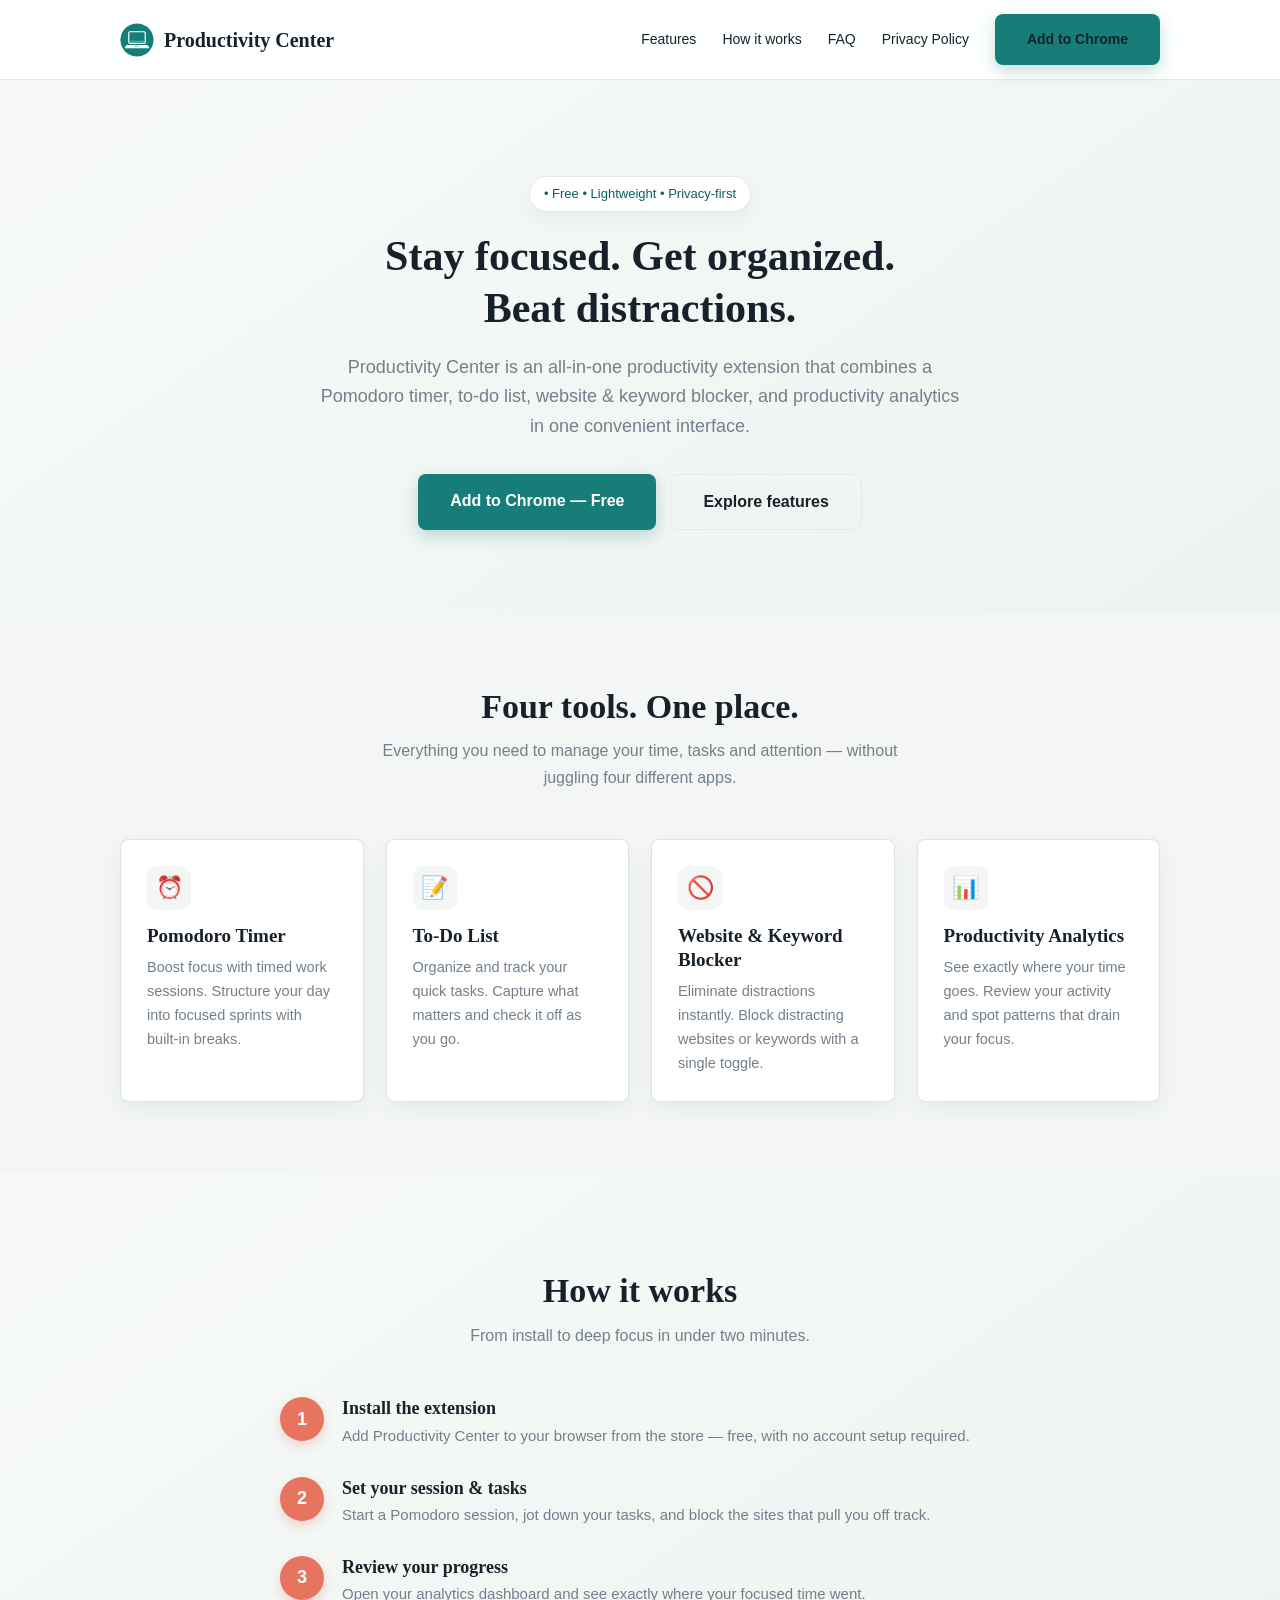
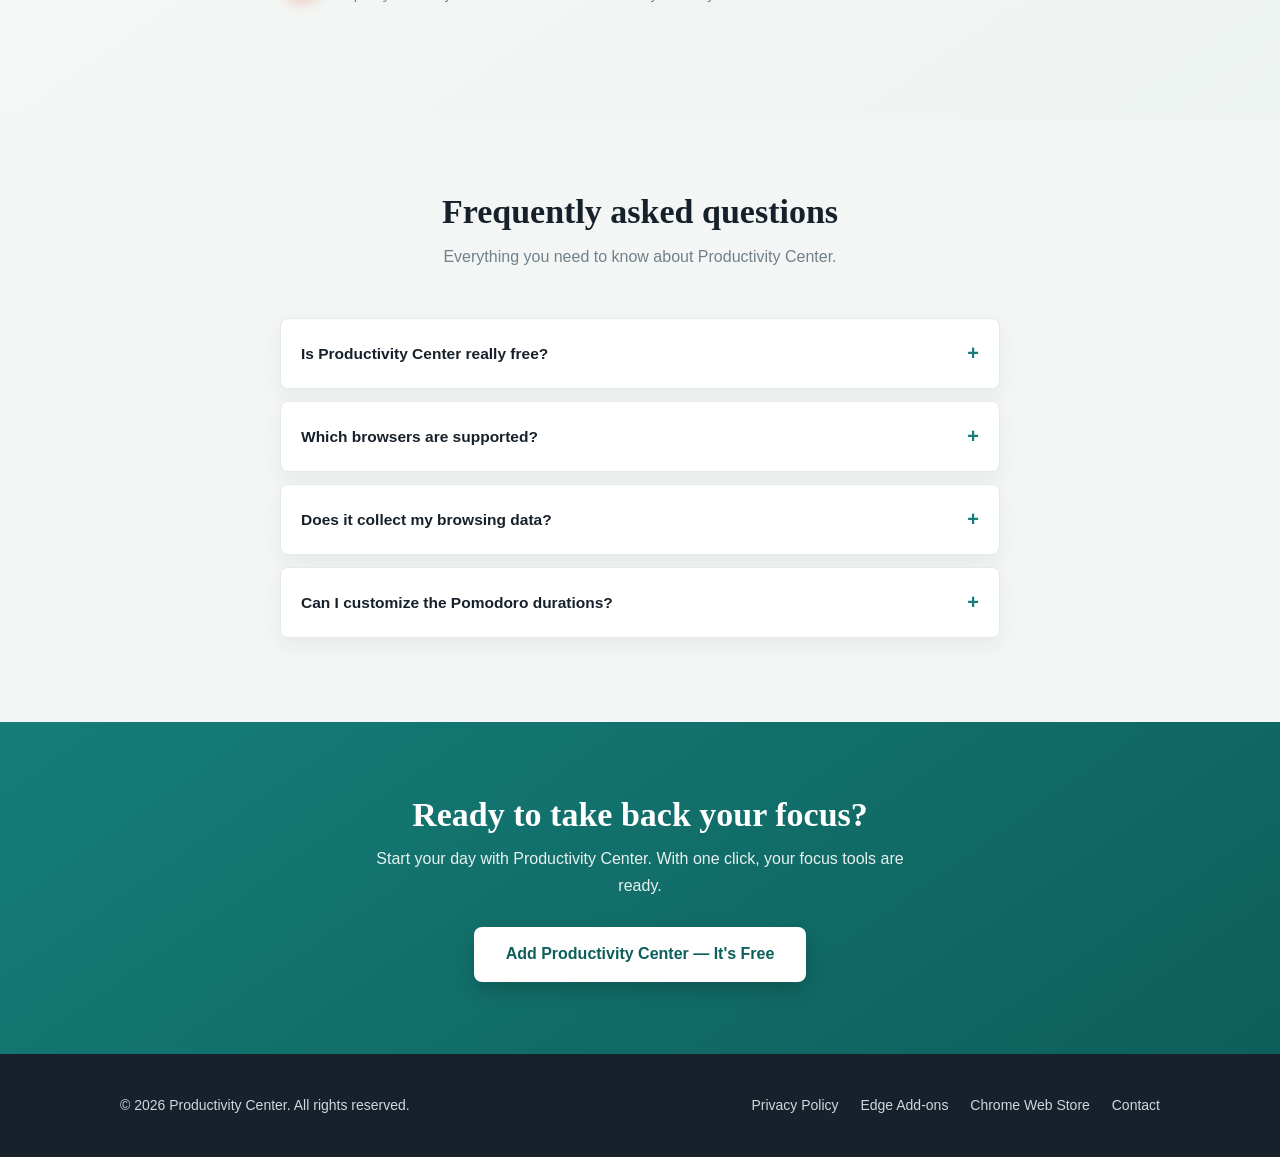
<file: index.html>
<!DOCTYPE html>
<html lang="en">

<head>
  <meta charset="UTF-8" />
  <meta name="viewport" content="width=device-width, initial-scale=1.0" />

  <!-- ===== SEO Core ===== -->
  <title>Productivity Center — Pomodoro Timer, Website and Keyword Blocker, To-Do List &amp; Time Tracker Extension</title>
  <meta name="description"
    content="All-in-one productivity extension: Pomodoro timer, to-do list, website &amp; keyword blocker and productivity analytics — stay focused in one convenient interface." />
  <meta name="robots" content="index, follow, max-image-preview:large" />
  <meta name="theme-color" content="#167d78" />
  <link rel="canonical" href="https://laisur-rahman.github.io/productivity-center/" />

  <!-- ===== Open Graph ===== -->
  <meta property="og:type" content="website" />
  <meta property="og:site_name" content="Productivity Center" />
  <meta property="og:title" content="Productivity Center — All-in-One Productivity Extension" />
  <meta property="og:description"
    content="Pomodoro timer, to-do list, website &amp; keyword blocker and analytics — in one clean, simple interface." />
  <meta property="og:url" content="https://laisur-rahman.github.io/productivity-center/" />
  <meta property="og:image" content="https://laisur-rahman.github.io/productivity-center/images/ProductivityCenter.png" />
  <meta property="og:image:width" content="1200" />
  <meta property="og:image:height" content="630" />
  <meta property="og:image:alt" content="Productivity Center — focus timer, site blocker and analytics" />

  <!-- ===== Twitter Card ===== -->
  <meta name="twitter:card" content="summary_large_image" />
  <meta name="twitter:title" content="Productivity Center — All-in-One Productivity Extension" />
  <meta name="twitter:description"
    content="Stay focused with a Pomodoro timer, to-do list, distraction blocker and analytics — all in one extension." />
  <meta name="twitter:image" content="https://laisur-rahman.github.io/productivity-center/images/ProductivityCenter.png" />

  <!-- ===== Structured Data ===== -->
  <script type="application/ld+json">
  {
    "@context": "https://schema.org",
    "@type": "SoftwareApplication",
    "name": "Productivity Center",
    "applicationCategory": "BrowserApplication",
    "operatingSystem": "Chrome, Edge",
    "softwareVersion": "2.3.7",
    "dateModified": "2026-11-20",
    "description": "All-in-one productivity extension combining a Pomodoro timer, to-do list, website & keyword blocker, and productivity analytics.",
    "offers": { "@type": "Offer", "price": "0", "priceCurrency": "USD" }
  }
  </script>

  <!-- ===== Favicon ===== -->
  <link rel="icon" href="images/logo.png" type="image/png" />
  <link rel="apple-touch-icon" href="images/logo.png" />

  <!-- ===== Stylesheet ===== -->
  <link rel="stylesheet" href="styles.css" />
</head>

<body>
  <a class="skip-link" href="#main">Skip to content</a>

  <!-- ================= HEADER ================= -->
  <header class="site-header">
    <div class="wrap nav">
      <a class="brand" href="index.html" aria-label="Productivity Center home">
        <img src="images/logo.svg" alt="" width="34" height="34" class="brand-mark-img" />
        <h1>Productivity Center</h1>
      </a>
      <nav aria-label="Main navigation">
        <ul class="nav-links">
          <li class="nav-hide-mobile"><a href="#features">Features</a></li>
          <li class="nav-hide-mobile"><a href="#how-it-works">How it works</a></li>
          <li class="nav-hide-mobile"><a href="#faq">FAQ</a></li>
          <li><a href="PrivacyPolicy.html">Privacy Policy</a></li>
          <li><a href="#download" class="btn btn-primary nav-cta">Add to Chrome</a></li>
        </ul>
      </nav>
    </div>
  </header>

  <main id="main">
    <!-- ================= HERO ================= -->
    <section class="hero">
      <div class="wrap">
        <span class="badge">• Free • Lightweight • Privacy-first</span>
        <h2 style="font-size:42px;margin-top:18px">Stay focused. Get organized.<br />Beat distractions.</h2>
        <p class="lead">
          Productivity Center is an all-in-one productivity extension that combines a
          Pomodoro timer, to-do list, website &amp; keyword blocker, and productivity
          analytics in one convenient interface.
        </p>
        <div class="actions">
          <a href="#download" class="btn btn-primary">Add to Chrome — Free</a>
          <a href="#features" class="btn btn-ghost">Explore features</a>
        </div>
      </div>
    </section>

    <!-- ================= FEATURES ================= -->
    <section id="features" aria-labelledby="features-heading">
      <div class="wrap">
        <h2 id="features-heading" class="section-title">Four tools. One place.</h2>
        <p class="section-sub">Everything you need to manage your time, tasks and attention — without juggling four different apps.</p>
        <div class="grid">
          <article class="card reveal">
            <div class="icon" aria-hidden="true">⏰</div>
            <h3>Pomodoro Timer</h3>
            <p>Boost focus with timed work sessions. Structure your day into focused sprints with built-in breaks.</p>
          </article>
          <article class="card reveal">
            <div class="icon" aria-hidden="true">📝</div>
            <h3>To-Do List</h3>
            <p>Organize and track your quick tasks. Capture what matters and check it off as you go.</p>
          </article>
          <article class="card reveal">
            <div class="icon" aria-hidden="true">🚫</div>
            <h3>Website &amp; Keyword Blocker</h3>
            <p>Eliminate distractions instantly. Block distracting websites or keywords with a single toggle.</p>
          </article>
          <article class="card reveal">
            <div class="icon" aria-hidden="true">📊</div>
            <h3>Productivity Analytics</h3>
            <p>See exactly where your time goes. Review your activity and spot patterns that drain your focus.</p>
          </article>
        </div>
      </div>
    </section>

    <!-- ================= HOW IT WORKS ================= -->
    <section id="how-it-works" class="hero" aria-labelledby="hiw-heading">
      <div class="wrap">
        <h2 id="hiw-heading" class="section-title">How it works</h2>
        <p class="section-sub">From install to deep focus in under two minutes.</p>
        <div class="steps">
          <div class="step reveal">
            <div class="num" aria-hidden="true">1</div>
            <div>
              <h3>Install the extension</h3>
              <p>Add Productivity Center to your browser from the store — free, with no account setup required.</p>
            </div>
          </div>
          <div class="step reveal">
            <div class="num" aria-hidden="true">2</div>
            <div>
              <h3>Set your session &amp; tasks</h3>
              <p>Start a Pomodoro session, jot down your tasks, and block the sites that pull you off track.</p>
            </div>
          </div>
          <div class="step reveal">
            <div class="num" aria-hidden="true">3</div>
            <div>
              <h3>Review your progress</h3>
              <p>Open your analytics dashboard and see exactly where your focused time went.</p>
            </div>
          </div>
        </div>
      </div>
    </section>

    <!-- ================= FAQ ================= -->
    <section id="faq" aria-labelledby="faq-heading">
      <div class="wrap">
        <h2 id="faq-heading" class="section-title">Frequently asked questions</h2>
        <p class="section-sub">Everything you need to know about Productivity Center.</p>
        <div class="faq reveal">
          <details>
            <summary>Is Productivity Center really free?</summary>
            <div>Yes. Productivity Center includes all core tools, such as a Pomodoro timer, a to-do list, a blocker, and analytics, completely free.</div>
          </details>
          <details>
            <summary>Which browsers are supported?</summary>
            <div>Productivity Center works with Chromium-based browsers such as Chrome and Edge. Check the download links below for current availability.</div>
          </details>
          <details>
            <summary>Does it collect my browsing data?</summary>
            <div>No. Blocking rules and your analytics run locally in your browser. No data is sent to any server, sold, or shared with third parties.</div>
          </details>
          <details>
            <summary>Can I customize the Pomodoro durations?</summary>
            <div>Yes, work and break lengths are adjustable, so you can adapt sessions to your own rhythm.</div>
          </details>
        </div>
      </div>
    </section>

    <!-- ================= DOWNLOAD CTA ================= -->
    <section id="download" class="cta-band" aria-labelledby="dl-heading">
      <div class="wrap">
        <h2 id="dl-heading" class="section-title">Ready to take back your focus?</h2>
        <p>Start your day with Productivity Center. With one click, your focus tools are ready.</p>
        <a class="btn" href="https://chromewebstore.google.com/detail/pnpfoeodcafmongmmaphepmmbnjlbkfl" rel="noopener"
          target="_blank">Add Productivity Center — It's Free</a>
      </div>
    </section>
  </main>

  <!-- ================= FOOTER ================= -->
  <footer class="site-footer">
    <div class="wrap footer-inner">
      <p>© <span id="year">2026</span> Productivity Center. All rights reserved.</p>
      <nav aria-label="Footer">
        <a href="PrivacyPolicy.html">Privacy Policy</a>
        <a href="https://microsoftedge.microsoft.com/addons/detail/productivity-center/cjjpeiifnaimdphhkklijcakngbgcnpa" target="_blank" rel="noopener">Edge Add-ons</a>
        <a href="https://chromewebstore.google.com/detail/pnpfoeodcafmongmmaphepmmbnjlbkfl" target="_blank" rel="noopener">Chrome Web Store</a>
        <!-- TODO: replace mailto with your real contact email -->
        <a href="mailto:LaisurRahman@proton.me">Contact</a>
      </nav>
    </div>
  </footer>

  <script>
    (function () {
      "use strict";
      var y = document.getElementById("year");
      if (y) { y.textContent = String(new Date().getFullYear()); }

      if (!("IntersectionObserver" in window) ||
        window.matchMedia("(prefers-reduced-motion: reduce)").matches) {
        document.querySelectorAll(".reveal").forEach(function (el) {
          el.classList.add("visible");
        });
        return;
      }
      var io = new IntersectionObserver(function (entries) {
        entries.forEach(function (entry) {
          if (entry.isIntersecting) {
            entry.target.classList.add("visible");
            io.unobserve(entry.target);
          }
        });
      }, { threshold: 0.15 });
      document.querySelectorAll(".reveal").forEach(function (el) { io.observe(el); });
    })();
  </script>
</body>

</html>
</file>
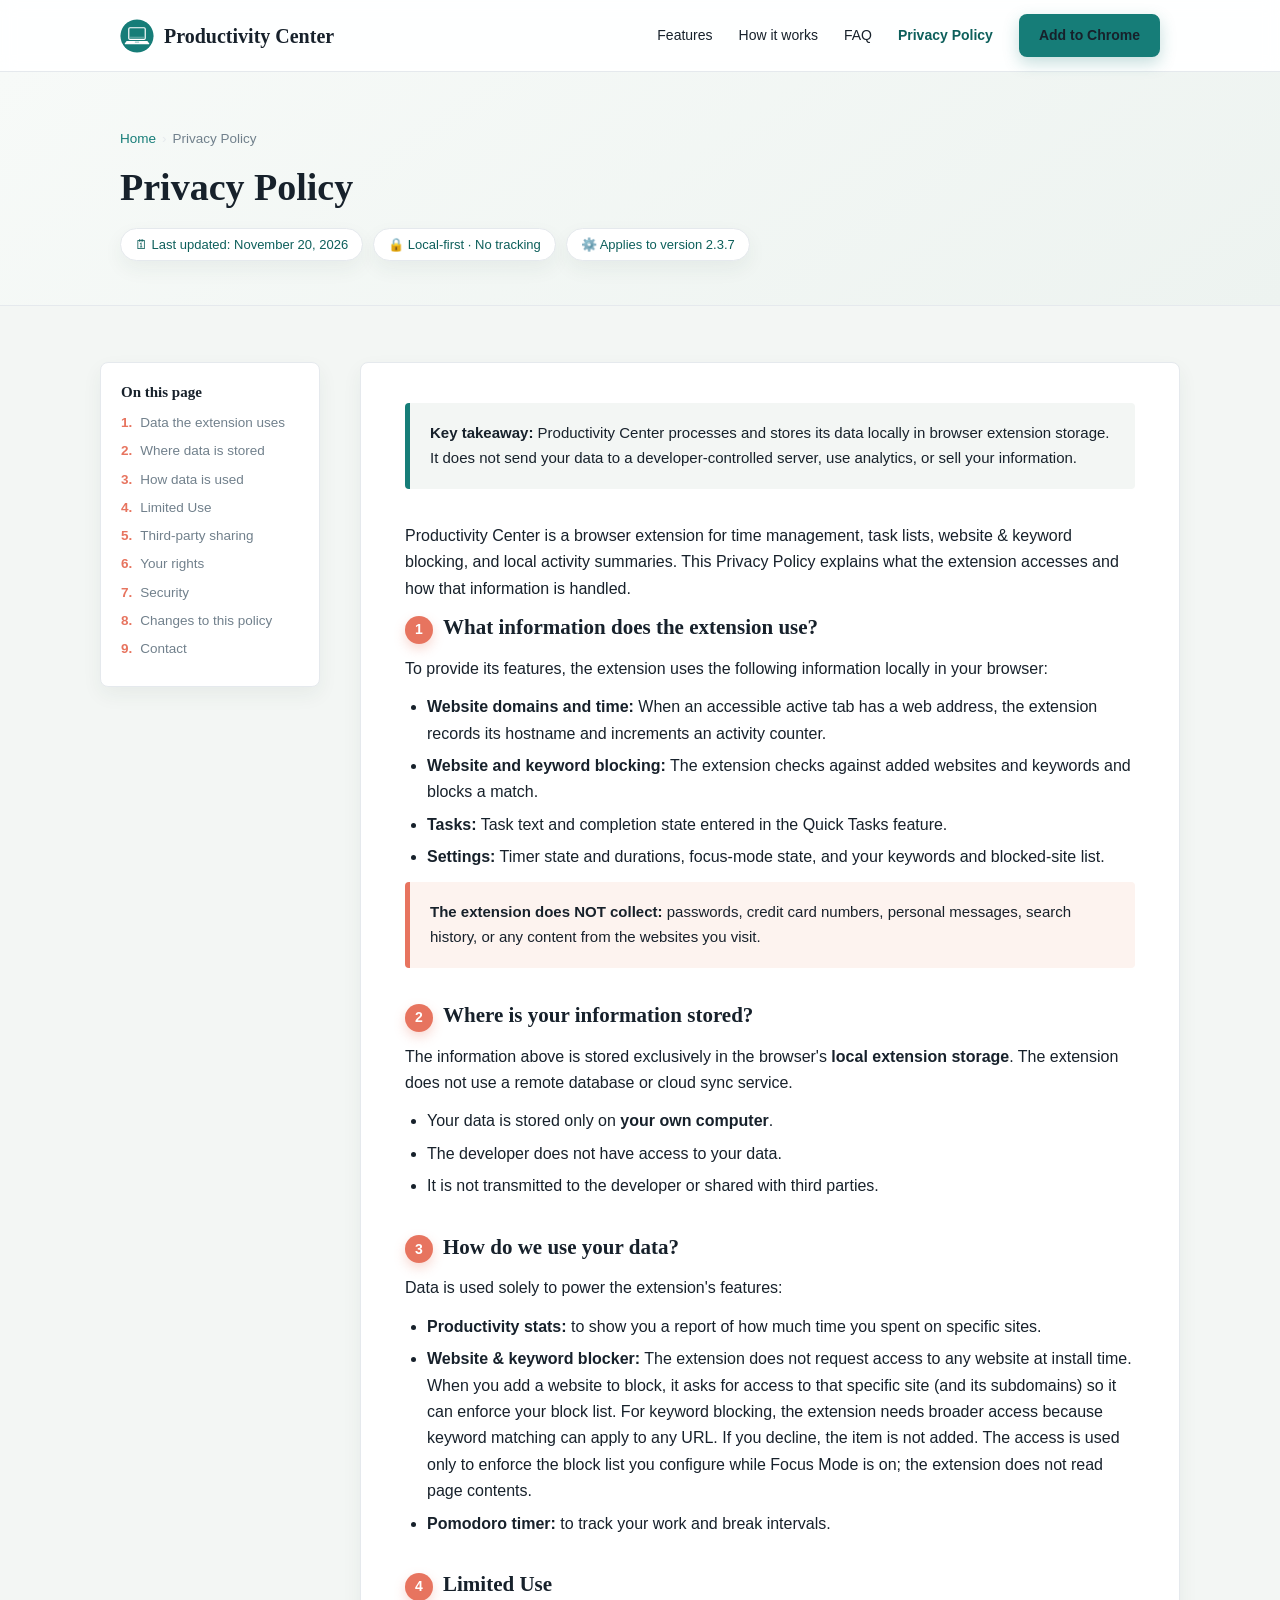
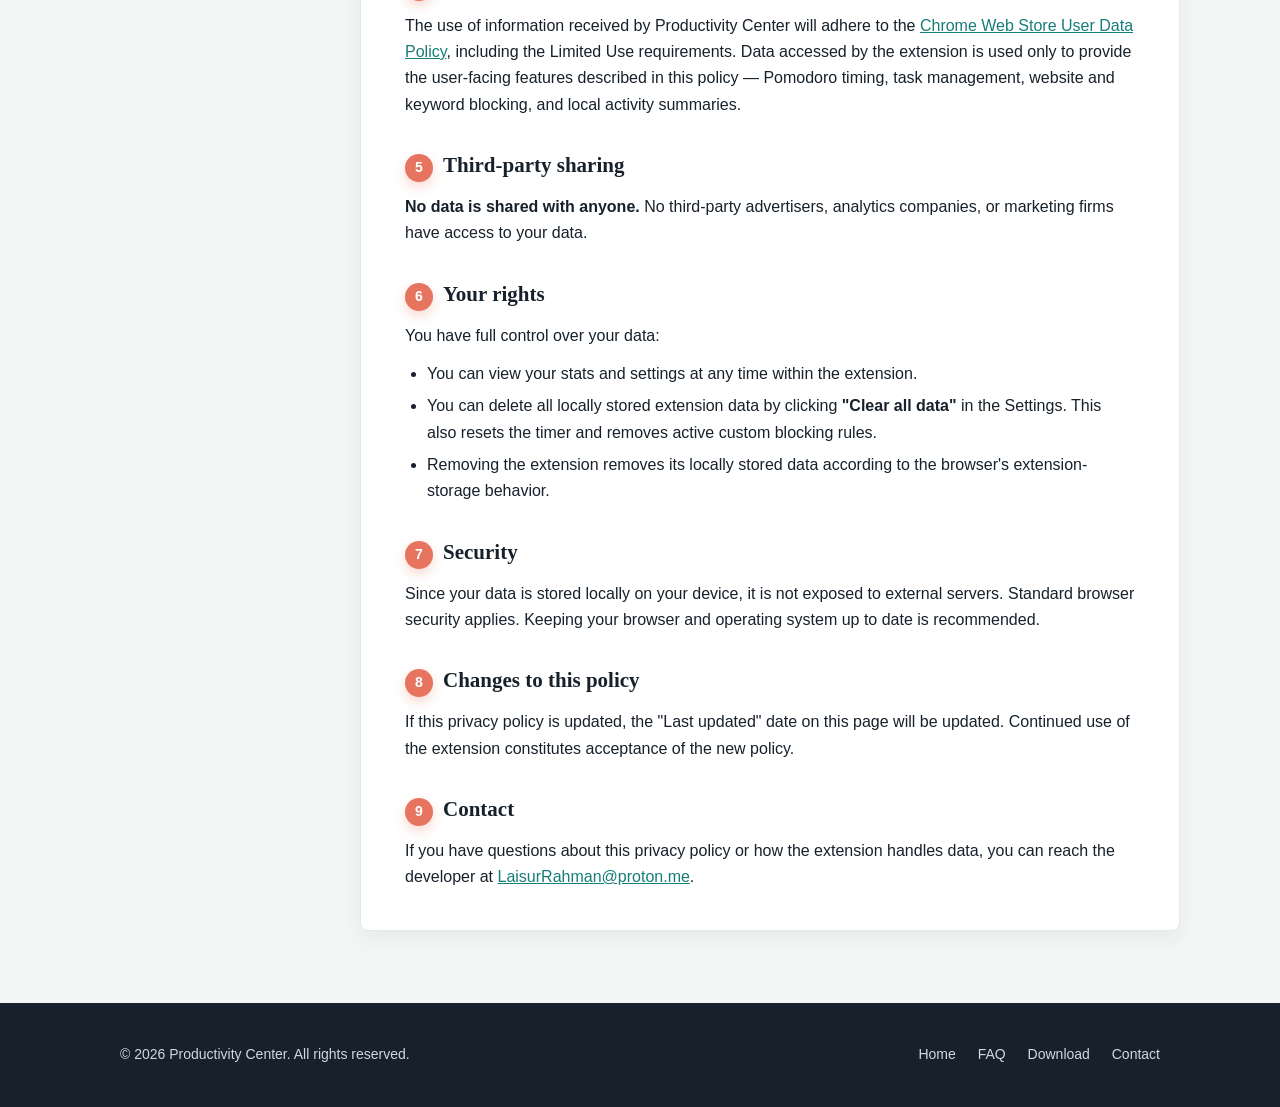
<file: PrivacyPolicy.html>
<!DOCTYPE html>
<html lang="en">

<head>
  <meta charset="UTF-8" />
  <meta name="viewport" content="width=device-width, initial-scale=1.0" />

  <!-- ===== SEO Core ===== -->
  <title>Privacy Policy — Productivity Center Browser Extension</title>
  <meta name="description"
    content="How Productivity Center handles your data: everything is processed and stored locally in your browser. No tracking, no analytics, no third-party sharing." />
  <meta name="robots" content="index, follow" />
  <meta name="theme-color" content="#167d78" />
  <link rel="canonical" href="https://laisur-rahman.github.io/productivity-center/PrivacyPolicy.html" />

  <!-- ===== Open Graph ===== -->
  <meta property="og:type" content="article" />
  <meta property="og:site_name" content="Productivity Center" />
  <meta property="og:title" content="Privacy Policy — Productivity Center" />
  <meta property="og:description" content="Local-first by design: your data never leaves your browser." />
  <meta property="og:url" content="https://laisur-rahman.github.io/productivity-center/PrivacyPolicy.html" />
  <meta property="og:image" content="https://laisur-rahman.github.io/productivity-center/images/ProductivityCenter.png" />
  <meta property="og:image:width" content="1200" />
  <meta property="og:image:height" content="630" />
  <meta property="og:image:alt" content="Productivity Center — Privacy Policy" />

  <!-- ===== Twitter Card ===== -->
  <meta name="twitter:card" content="summary_large_image" />
  <meta name="twitter:title" content="Privacy Policy — Productivity Center" />
  <meta name="twitter:description" content="Local-first by design: your data never leaves your browser." />
  <meta name="twitter:image" content="https://laisur-rahman.github.io/productivity-center/images/ProductivityCenter.png" />

  <!-- ===== Structured Data ===== -->
  <script type="application/ld+json">
  {
    "@context": "https://schema.org",
    "@type": "WebPage",
    "name": "Privacy Policy",
    "description": "How Productivity Center handles your data: everything is processed and stored locally in your browser.",
    "url": "https://laisur-rahman.github.io/productivity-center/PrivacyPolicy.html",
    "dateModified": "2026-11-20",
    "isPartOf": { "@type": "WebSite", "name": "Productivity Center", "url": "https://laisur-rahman.github.io/productivity-center/" },
    "breadcrumb": {
      "@type": "BreadcrumbList",
      "itemListElement": [
        { "@type": "ListItem", "position": 1, "name": "Home", "item": "https://laisur-rahman.github.io/productivity-center/" },
        { "@type": "ListItem", "position": 2, "name": "Privacy Policy", "item": "https://laisur-rahman.github.io/productivity-center/PrivacyPolicy.html" }
      ]
    }
  }
  </script>

  <!-- ===== Favicon ===== -->
  <link rel="icon" href="images/logo.png" type="image/png" />
  <link rel="apple-touch-icon" href="images/logo.png" />

  <!-- ===== Stylesheet ===== -->
  <link rel="stylesheet" href="PrivacyPolicy.css" />
</head>

<body>
  <a class="skip-link" href="#policy">Skip to policy content</a>

  <!-- ================= HEADER ================= -->
  <header class="site-header">
    <div class="wrap nav">
      <a class="brand" href="index.html" aria-label="Productivity Center home">
        <img src="images/logo.svg" alt="" width="34" height="34" class="brand-mark-img" />
        <h1>Productivity Center</h1>
      </a>
      <nav aria-label="Main navigation">
        <ul class="nav-links">
          <li class="nav-hide-mobile"><a href="index.html#features">Features</a></li>
          <li class="nav-hide-mobile"><a href="index.html#how-it-works">How it works</a></li>
          <li class="nav-hide-mobile"><a href="index.html#faq">FAQ</a></li>
          <li><a href="PrivacyPolicy.html" aria-current="page">Privacy Policy</a></li>
          <li><a href="index.html#download" class="btn btn-primary nav-cta">Add to Chrome</a></li>
        </ul>
      </nav>
    </div>
  </header>

  <main>
    <!-- ================= PAGE HERO ================= -->
    <div class="page-hero">
      <div class="wrap">
        <nav class="breadcrumb" aria-label="Breadcrumb">
          <a href="index.html">Home</a><span aria-hidden="true">›</span><span aria-current="page">Privacy Policy</span>
        </nav>
        <h2>Privacy Policy</h2>
        <div class="page-meta">
          <span class="pill">🗓 Last updated: <time datetime="2026-11-17">November 20, 2026</time></span>
          <span class="pill">🔒 Local-first · No tracking</span>
          <span class="pill">⚙️ Applies to version 2.3.7</span>
        </div>
      </div>
    </div>

    <!-- ================= ARTICLE ================= -->
    <div class="wrap legal-layout">

      <aside class="toc" aria-label="Table of contents">
        <h3>On this page</h3>
        <ol>
          <li><a href="#data-used">Data the extension uses</a></li>
          <li><a href="#storage">Where data is stored</a></li>
          <li><a href="#usage">How data is used</a></li>
          <li><a href="#limited-use">Limited Use</a></li>
          <li><a href="#third-parties">Third-party sharing</a></li>
          <li><a href="#rights">Your rights</a></li>
          <li><a href="#security">Security</a></li>
          <li><a href="#changes">Changes to this policy</a></li>
          <li><a href="#contact">Contact</a></li>
        </ol>
      </aside>

      <article id="policy" class="legal">
        <div class="callout">
          <strong>Key takeaway:</strong> Productivity Center processes and stores its data locally in browser
          extension storage. It does not send your data to a developer-controlled server, use analytics,
          or sell your information.
        </div>

        <p>Productivity Center is a browser extension for time management, task lists, website &amp; keyword
          blocking, and local activity summaries. This Privacy Policy explains what the extension accesses
          and how that information is handled.</p>

        <section id="data-used" aria-labelledby="h-data-used">
          <h3 id="h-data-used"><span class="sec-num" aria-hidden="true">1</span> What information does the extension
            use?</h3>
          <p>To provide its features, the extension uses the following information locally in your browser:</p>
          <ul>
            <li><strong>Website domains and time:</strong> When an accessible active tab has a web address, the
              extension records its hostname and increments an activity counter.</li>
            <li><strong>Website and keyword blocking:</strong> The extension checks against added websites and keywords
              and blocks a match.</li>
            <li><strong>Tasks:</strong> Task text and completion state entered in the Quick Tasks feature.</li>
            <li><strong>Settings:</strong> Timer state and durations, focus-mode state, and your keywords and
              blocked-site list.</li>
          </ul>
          <div class="callout do-not-collect">
            <strong>The extension does NOT collect:</strong> passwords, credit card numbers, personal messages,
            search history, or any content from the websites you visit.
          </div>
        </section>

        <section id="storage" aria-labelledby="h-storage">
          <h3 id="h-storage"><span class="sec-num" aria-hidden="true">2</span> Where is your information stored?</h3>
          <p>The information above is stored exclusively in the browser's <strong>local extension storage</strong>.
            The extension does not use a remote database or cloud sync service.</p>
          <ul>
            <li>Your data is stored only on <strong>your own computer</strong>.</li>
            <li>The developer does not have access to your data.</li>
            <li>It is not transmitted to the developer or shared with third parties.</li>
          </ul>
        </section>

        <section id="usage" aria-labelledby="h-usage">
          <h3 id="h-usage"><span class="sec-num" aria-hidden="true">3</span> How do we use your data?</h3>
          <p>Data is used solely to power the extension's features:</p>
          <ul>
            <li><strong>Productivity stats:</strong> to show you a report of how much time you spent on specific sites.
            </li>
            <li><strong>Website &amp; keyword blocker:</strong> The extension does not request access to any website at
              install time. When you add a website to block, it asks for access to that specific site (and its
              subdomains) so it can enforce your block list. For keyword blocking, the extension needs broader access
              because keyword matching can apply to any URL. If you decline, the item is not added. The access is used
              only to enforce the block list you configure while Focus Mode is on; the extension does not read page
              contents.</li>
            <li><strong>Pomodoro timer:</strong> to track your work and break intervals.</li>
          </ul>
        </section>

        <section id="limited-use" aria-labelledby="h-limited-use">
          <h3 id="h-limited-use"><span class="sec-num" aria-hidden="true">4</span> Limited Use</h3>
          <p>The use of information received by Productivity Center will adhere to the <a
              href="https://developer.chrome.com/docs/webstore/program-policies/user-data-faq"
              target="_blank" rel="noopener">Chrome Web Store User Data Policy</a>, including the Limited Use
            requirements. Data accessed by the extension is used only to provide the user-facing features described
            in this policy — Pomodoro timing, task management, website and keyword blocking, and local activity
            summaries.</p>
        </section>

        <section id="third-parties" aria-labelledby="h-third-parties">
          <h3 id="h-third-parties"><span class="sec-num" aria-hidden="true">5</span> Third-party sharing</h3>
          <p><strong>No data is shared with anyone.</strong> No third-party advertisers, analytics companies, or
            marketing firms have access to your data.</p>
        </section>

        <section id="rights" aria-labelledby="h-rights">
          <h3 id="h-rights"><span class="sec-num" aria-hidden="true">6</span> Your rights</h3>
          <p>You have full control over your data:</p>
          <ul>
            <li>You can view your stats and settings at any time within the extension.</li>
            <li>You can delete all locally stored extension data by clicking <strong>"Clear all data"</strong> in the
              Settings. This also resets the timer and removes active custom blocking rules.</li>
            <li>Removing the extension removes its locally stored data according to the browser's extension-storage
              behavior.</li>
          </ul>
        </section>

        <section id="security" aria-labelledby="h-security">
          <h3 id="h-security"><span class="sec-num" aria-hidden="true">7</span> Security</h3>
          <p>Since your data is stored locally on your device, it is not exposed to external servers.
            Standard browser security applies. Keeping your browser and operating system up to date is recommended.</p>
        </section>

        <section id="changes" aria-labelledby="h-changes">
          <h3 id="h-changes"><span class="sec-num" aria-hidden="true">8</span> Changes to this policy</h3>
          <p>If this privacy policy is updated, the "Last updated" date on this page will be updated.
            Continued use of the extension constitutes acceptance of the new policy.</p>
        </section>

        <section id="contact" aria-labelledby="h-contact">
          <h3 id="h-contact"><span class="sec-num" aria-hidden="true">9</span> Contact</h3>
          <p>If you have questions about this privacy policy or how the extension handles data, you can reach the
            developer at <a href="mailto:LaisurRahman@proton.me">LaisurRahman@proton.me</a>.</p>
        </section>
      </article>
    </div>
  </main>

  <!-- ================= FOOTER ================= -->
  <footer class="site-footer">
    <div class="wrap footer-inner">
      <p>© <span id="year">2026</span> Productivity Center. All rights reserved.</p>
      <nav aria-label="Footer">
        <a href="index.html">Home</a>
        <a href="index.html#faq">FAQ</a>
        <a href="index.html#download">Download</a>
        <!-- TODO: replace mailto with your real contact email -->
        <a href="mailto:LaisurRahman@proton.me">Contact</a>
      </nav>
    </div>
  </footer>

  <script>
    (function () {
      "use strict";
      var y = document.getElementById("year");
      if (y) { y.textContent = String(new Date().getFullYear()); }
    })();
  </script>
</body>

</html>
</file>
<file: styles.css>
/* ================= Design Tokens ================= */
:root {
  --ink: #17212b;
  --muted: #71808c;
  --line: #e5e9ed;
  --paper: #ffffff;
  --canvas: #f3f6f4;
  --teal: #167d78;
  --teal-dark: #0d5f5b;
  --coral: #e7745f;
  --danger: #c9574d;
  --shadow: 0 8px 20px rgba(36, 64, 58, 0.06);
  --radius: 8px;
}

/* ================= Reset & Base ================= */
*,
*::before,
*::after {
  box-sizing: border-box;
  margin: 0;
  padding: 0;
}

html {
  scroll-behavior: smooth;
}

body {
  font-family: "Trebuchet MS", "Segoe UI", sans-serif;
  font-size: 16px;
  line-height: 1.65;
  color: var(--ink);
  background: var(--canvas);
}

h1,
h2,
h3 {
  font-family: Georgia, serif;
  line-height: 1.25;
}

img {
  max-width: 100%;
  display: block;
}

a {
  color: var(--teal);
}

a:hover {
  color: var(--teal-dark);
}

.wrap {
  max-width: 1080px;
  margin: 0 auto;
  padding: 0 20px;
}

section {
  padding: 72px 0;
}

/* Offset sticky header when jumping to anchored sections */
section[id] {
  scroll-margin-top: 80px;
}

/* Accessibility: skip link */
.skip-link {
  position: absolute;
  left: -9999px;
  top: 0;
  background: var(--teal);
  color: var(--paper);
  padding: 10px 18px;
  border-radius: 0 0 var(--radius) 0;
  z-index: 200;
  text-decoration: none;
  font-weight: bold;
}

.skip-link:focus {
  left: 0;
}

/* ================= Header / Nav ================= */
.site-header {
  position: sticky;
  top: 0;
  z-index: 100;
  background: rgba(255, 255, 255, 0.92);
  backdrop-filter: blur(8px);
  border-bottom: 1px solid var(--line);
}

.nav {
  display: flex;
  align-items: center;
  justify-content: space-between;
  padding: 14px 20px;
  gap: 16px;
}

.brand {
  display: flex;
  align-items: center;
  gap: 10px;
  text-decoration: none;
  color: var(--ink);
  flex-shrink: 0;
}

.brand h1 {
  font-family: Georgia, serif;
  font-size: 20px;
  line-height: 1.2;
}

.brand-mark-img {
  width: 34px;
  height: 34px;
  border-radius: 50%;
}

.nav-links {
  display: flex;
  gap: 26px;
  list-style: none;
  align-items: center;
}

.nav-links a {
  text-decoration: none;
  font-size: 14px;
  color: var(--ink);
}

.nav-links a:hover {
  color: var(--teal);
}

.nav-cta {
  padding: 10px 20px;
  font-size: 14px;
}

/* ================= Hero ================= */
.hero {
  background: linear-gradient(145deg, #f7faf8 0%, #edf3f0 100%);
  padding: 96px 0 84px;
  text-align: center;
}

.hero p.lead {
  max-width: 640px;
  margin: 18px auto 32px;
  color: var(--muted);
  font-size: 18px;
}

.badge {
  display: inline-block;
  padding: 6px 14px;
  font-size: 13px;
  color: var(--teal-dark);
  background: var(--paper);
  border: 1px solid var(--line);
  border-radius: 999px;
  box-shadow: var(--shadow);
}

.btn {
  display: inline-block;
  padding: 14px 32px;
  font-size: 16px;
  font-weight: bold;
  text-decoration: none;
  border-radius: var(--radius);
  transition: background 0.2s ease, transform 0.15s ease;
}

.btn-primary {
  background: var(--teal);
  color: var(--paper);
  box-shadow: 0 6px 16px rgba(22, 125, 120, 0.25);
}

.btn-primary:hover {
  background: var(--teal-dark);
  color: var(--paper);
  transform: translateY(-2px);
}

.btn-ghost {
  background: transparent;
  color: var(--ink);
  border: 1px solid var(--line);
}

.btn-ghost:hover {
  border-color: var(--teal);
  color: var(--teal);
}

.hero .actions {
  display: flex;
  gap: 14px;
  justify-content: center;
  flex-wrap: wrap;
}

/* ================= Sections ================= */
.section-title {
  text-align: center;
  font-size: 34px;
  margin-bottom: 10px;
}

.section-sub {
  text-align: center;
  color: var(--muted);
  max-width: 560px;
  margin: 0 auto 48px;
}

.grid {
  display: grid;
  gap: 22px;
  grid-template-columns: repeat(auto-fit, minmax(230px, 1fr));
}

.card {
  background: var(--paper);
  border: 1px solid rgba(215, 224, 220, 0.85);
  border-radius: var(--radius);
  box-shadow: var(--shadow);
  padding: 26px;
}

.card .icon {
  display: grid;
  place-items: center;
  width: 44px;
  height: 44px;
  margin-bottom: 14px;
  background: var(--canvas);
  border-radius: 10px;
  font-size: 22px;
}

.card h3 {
  font-size: 19px;
  margin-bottom: 8px;
}

.card p {
  color: var(--muted);
  font-size: 14.5px;
}

/* Steps */
.steps {
  counter-reset: step;
  max-width: 720px;
  margin: 0 auto;
}

.step {
  display: flex;
  gap: 18px;
  margin-bottom: 28px;
}

.step .num {
  flex: 0 0 44px;
  height: 44px;
  display: grid;
  place-items: center;
  background: var(--coral);
  color: var(--paper);
  border-radius: 50%;
  font-weight: bold;
  font-size: 18px;
  box-shadow: 0 5px 12px rgba(231, 116, 95, 0.28);
}

.step h3 {
  font-size: 18px;
  margin-bottom: 4px;
  display: flex;
}

.step p {
  color: var(--muted);
  font-size: 15px;
}

/* FAQ */
.faq {
  max-width: 720px;
  margin: 0 auto;
}

.faq details {
  background: var(--paper);
  border: 1px solid var(--line);
  border-radius: var(--radius);
  box-shadow: var(--shadow);
  margin-bottom: 12px;
  overflow: hidden;
}

.faq summary {
  cursor: pointer;
  padding: 18px 20px;
  font-weight: bold;
  font-size: 15.5px;
  list-style: none;
  display: flex;
  justify-content: space-between;
  align-items: center;
}

.faq summary::-webkit-details-marker {
  display: none;
}

.faq summary::after {
  content: "+";
  color: var(--teal);
  font-size: 20px;
}

.faq details[open] summary::after {
  content: "−";
}

.faq details[open] summary {
  border-bottom: 1px solid var(--line);
}

.faq details>div {
  padding: 16px 20px;
  color: var(--muted);
  font-size: 15px;
}

/* CTA band */
.cta-band {
  background: linear-gradient(145deg, var(--teal) 0%, var(--teal-dark) 100%);
  color: var(--paper);
  text-align: center;
}

.cta-band .section-title {
  color: var(--paper);
}

.cta-band p {
  max-width: 560px;
  margin: 0 auto 28px;
  opacity: 0.9;
}

.cta-band .btn {
  background: var(--paper);
  color: var(--teal-dark);
  box-shadow: 0 8px 20px rgba(0, 0, 0, 0.18);
}

.cta-band .btn:hover {
  background: var(--canvas);
  color: var(--ink);
  transform: translateY(-2px);
}

/* Footer */
.site-footer {
  background: var(--ink);
  color: #cfd8de;
  padding: 40px 0;
  font-size: 14px;
}

.footer-inner {
  display: flex;
  justify-content: space-between;
  align-items: center;
  gap: 20px;
  flex-wrap: wrap;
}

.site-footer a {
  color: #cfd8de;
  text-decoration: none;
  margin-left: 18px;
}

.site-footer a:hover {
  color: var(--coral);
}

/* Reveal animation */
.reveal {
  opacity: 0;
  transform: translateY(16px);
  transition: opacity 0.5s ease, transform 0.5s ease;
}

.reveal.visible {
  opacity: 1;
  transform: none;
}

@media (prefers-reduced-motion: reduce) {
  html {
    scroll-behavior: auto;
  }

  .reveal {
    opacity: 1;
    transform: none;
    transition: none;
  }
}

/* ================= Mobile ================= */
@media (max-width: 640px) {
  .nav {
    flex-wrap: wrap;
    justify-content: space-between;
    row-gap: 8px;
  }

  .brand h1 {
    font-size: 17px;
  }

  .nav-links {
    gap: 14px;
  }

  .nav-links a {
    font-size: 13px;
  }

  .nav-hide-mobile {
    display: none;
  }

  .nav-cta {
    padding: 8px 14px !important;
    font-size: 12px !important;
  }

  .hero {
    padding: 64px 0 56px;
  }

  .hero h2 {
    font-size: 30px !important;
  }

  .section-title {
    font-size: 27px;
  }

  section {
    padding: 52px 0;
  }

  .site-footer a {
    margin-left: 0;
    margin-right: 18px;
  }
}
</file>
<file: PrivacyPolicy.css>
/* ================= Design Tokens ================= */
:root {
  --ink: #17212b;
  --muted: #71808c;
  --line: #e5e9ed;
  --paper: #ffffff;
  --canvas: #f3f6f4;
  --teal: #167d78;
  --teal-dark: #0d5f5b;
  --coral: #e7745f;
  --shadow: 0 8px 20px rgba(36, 64, 58, 0.06);
  --radius: 8px;
}

/* ================= Reset & Base ================= */
*,
*::before,
*::after {
  box-sizing: border-box;
  margin: 0;
  padding: 0;
}

html {
  scroll-behavior: smooth;
}

body {
  font-family: "Trebuchet MS", "Segoe UI", sans-serif;
  font-size: 16px;
  line-height: 1.65;
  color: var(--ink);
  background: var(--canvas);
}

h1,
h2,
h3 {
  font-family: Georgia, serif;
  line-height: 1.25;
}

a {
  color: var(--teal);
}

a:hover {
  color: var(--teal-dark);
}

.wrap {
  max-width: 1080px;
  margin: 0 auto;
  padding: 0 20px;
}

.skip-link {
  position: absolute;
  left: -9999px;
  top: 0;
  background: var(--teal);
  color: var(--paper);
  padding: 10px 18px;
  border-radius: 0 0 var(--radius) 0;
  z-index: 200;
  text-decoration: none;
  font-weight: bold;
}

.skip-link:focus {
  left: 0;
}

/* ================= Header / Nav ================= */
.site-header {
  position: sticky;
  top: 0;
  z-index: 100;
  background: rgba(255, 255, 255, 0.92);
  backdrop-filter: blur(8px);
  border-bottom: 1px solid var(--line);
}

.nav {
  display: flex;
  align-items: center;
  justify-content: space-between;
  padding: 14px 20px;
  gap: 16px;
}

.brand {
  display: flex;
  align-items: center;
  gap: 10px;
  text-decoration: none;
  color: var(--ink);
  flex-shrink: 0;
}

.brand h1 {
  font-family: Georgia, serif;
  font-size: 20px;
  line-height: 1.2;
}

.brand-mark-img {
  width: 34px;
  height: 34px;
  border-radius: 50%;
}

.nav-links {
  display: flex;
  gap: 26px;
  list-style: none;
  align-items: center;
}

.nav-links a {
  text-decoration: none;
  font-size: 14px;
  color: var(--ink);
}

.nav-links a:hover {
  color: var(--teal);
}

.nav-links a[aria-current="page"] {
  color: var(--teal-dark);
  font-weight: bold;
}

.nav-cta {
  padding: 10px 20px;
  font-size: 14px;
}

/* ================= Buttons ================= */
.btn {
  display: inline-block;
  padding: 10px 20px;
  font-size: 14px;
  font-weight: bold;
  text-decoration: none;
  border-radius: var(--radius);
  transition: background 0.2s ease, transform 0.15s ease;
}

.btn-primary {
  background: var(--teal);
  color: var(--paper);
  box-shadow: 0 6px 16px rgba(22, 125, 120, 0.25);
}

.btn-primary:hover {
  background: var(--teal-dark);
  color: var(--paper);
  transform: translateY(-2px);
}

/* ================= Page hero ================= */
.page-hero {
  background: linear-gradient(145deg, #f7faf8 0%, #edf3f0 100%);
  border-bottom: 1px solid var(--line);
  padding: 56px 0 44px;
}

.breadcrumb {
  font-size: 13.5px;
  color: var(--muted);
  margin-bottom: 14px;
}

.breadcrumb a {
  text-decoration: none;
}

.breadcrumb span[aria-hidden="true"] {
  margin: 0 6px;
  color: var(--line);
}

.page-hero h2 {
  font-size: 38px;
}

.page-meta {
  display: flex;
  flex-wrap: wrap;
  gap: 10px;
  margin-top: 16px;
}

.pill {
  display: inline-block;
  padding: 5px 14px;
  font-size: 13px;
  color: var(--teal-dark);
  background: var(--paper);
  border: 1px solid var(--line);
  border-radius: 999px;
  box-shadow: var(--shadow);
}

/* ================= Article layout ================= */
.legal-layout {
  display: grid;
  gap: 40px;
  grid-template-columns: 220px minmax(0, 1fr);
  padding: 56px 0 72px;
  align-items: start;
}

.toc {
  position: sticky;
  top: 96px;
  background: var(--paper);
  border: 1px solid var(--line);
  border-radius: var(--radius);
  box-shadow: var(--shadow);
  padding: 20px;
}

.toc h3 {
  font-size: 15px;
  margin-bottom: 10px;
}

.toc ol {
  list-style: none;
  counter-reset: toc;
}

.toc li {
  counter-increment: toc;
  margin-bottom: 6px;
}

.toc a {
  display: flex;
  gap: 8px;
  align-items: baseline;
  font-size: 13.5px;
  text-decoration: none;
  color: var(--muted);
}

.toc a::before {
  content: counter(toc) ".";
  color: var(--coral);
  font-weight: bold;
}

.toc a:hover {
  color: var(--teal);
}

.legal {
  background: var(--paper);
  border: 1px solid var(--line);
  border-radius: var(--radius);
  box-shadow: var(--shadow);
  padding: 40px 44px;
}

.legal section {
  margin-bottom: 34px;
}

.legal section:last-child {
  margin-bottom: 0;
}

.legal h3 {
  font-size: 21px;
  margin-bottom: 12px;
  display: flex;
  align-items: baseline;
  gap: 10px;
  scroll-margin-top: 110px;
}

.legal h3 .sec-num {
  flex: 0 0 auto;
  display: inline-grid;
  place-items: center;
  width: 28px;
  height: 28px;
  background: var(--coral);
  color: var(--paper);
  border-radius: 50%;
  font-size: 14px;
  font-family: "Trebuchet MS", "Segoe UI", sans-serif;
  box-shadow: 0 5px 12px rgba(231, 116, 95, 0.28);
}

.legal p {
  margin-bottom: 12px;
}

.legal p:last-child {
  margin-bottom: 0;
}

.legal ul {
  margin: 0 0 12px 22px;
}

.legal li {
  margin-bottom: 6px;
}

.legal strong {
  color: var(--ink);
}

.callout {
  background: var(--canvas);
  border-left: 5px solid var(--teal);
  border-radius: 4px;
  padding: 18px 20px;
  margin-bottom: 34px;
  font-size: 15px;
}

.do-not-collect {
  background: #fdf3ef;
  border-left: 5px solid var(--coral);
}

/* ================= Footer ================= */
.site-footer {
  background: var(--ink);
  color: #cfd8de;
  padding: 40px 0;
  font-size: 14px;
}

.footer-inner {
  display: flex;
  justify-content: space-between;
  align-items: center;
  gap: 20px;
  flex-wrap: wrap;
}

.site-footer a {
  color: #cfd8de;
  text-decoration: none;
  margin-left: 18px;
}

.site-footer a:hover {
  color: var(--coral);
}

/* ================= Reduced motion / print / mobile ================= */
@media (prefers-reduced-motion: reduce) {
  html {
    scroll-behavior: auto;
  }
}

@media print {

  .site-header,
  .site-footer,
  .toc,
  .skip-link {
    display: none;
  }

  .legal-layout {
    display: block;
    padding: 0;
  }

  .legal {
    border: none;
    box-shadow: none;
    padding: 0;
  }

  body {
    background: #fff;
  }
}

@media (max-width: 900px) {
  .legal-layout {
    grid-template-columns: 1fr;
    gap: 24px;
  }

  .toc {
    position: static;
  }
}

@media (max-width: 640px) {
  .nav {
    flex-wrap: wrap;
    row-gap: 8px;
  }

  .brand h1 {
    font-size: 17px;
  }

  .nav-links {
    gap: 14px;
  }

  .nav-links a {
    font-size: 13px;
  }

  .nav-hide-mobile {
    display: none;
  }

  .nav-cta {
    padding: 8px 14px !important;
    font-size: 12px !important;
  }

  .page-hero h2 {
    font-size: 29px;
  }

  .legal {
    padding: 28px 22px;
  }

  .site-footer a {
    margin-left: 0;
    margin-right: 18px;
  }
}
</file>
